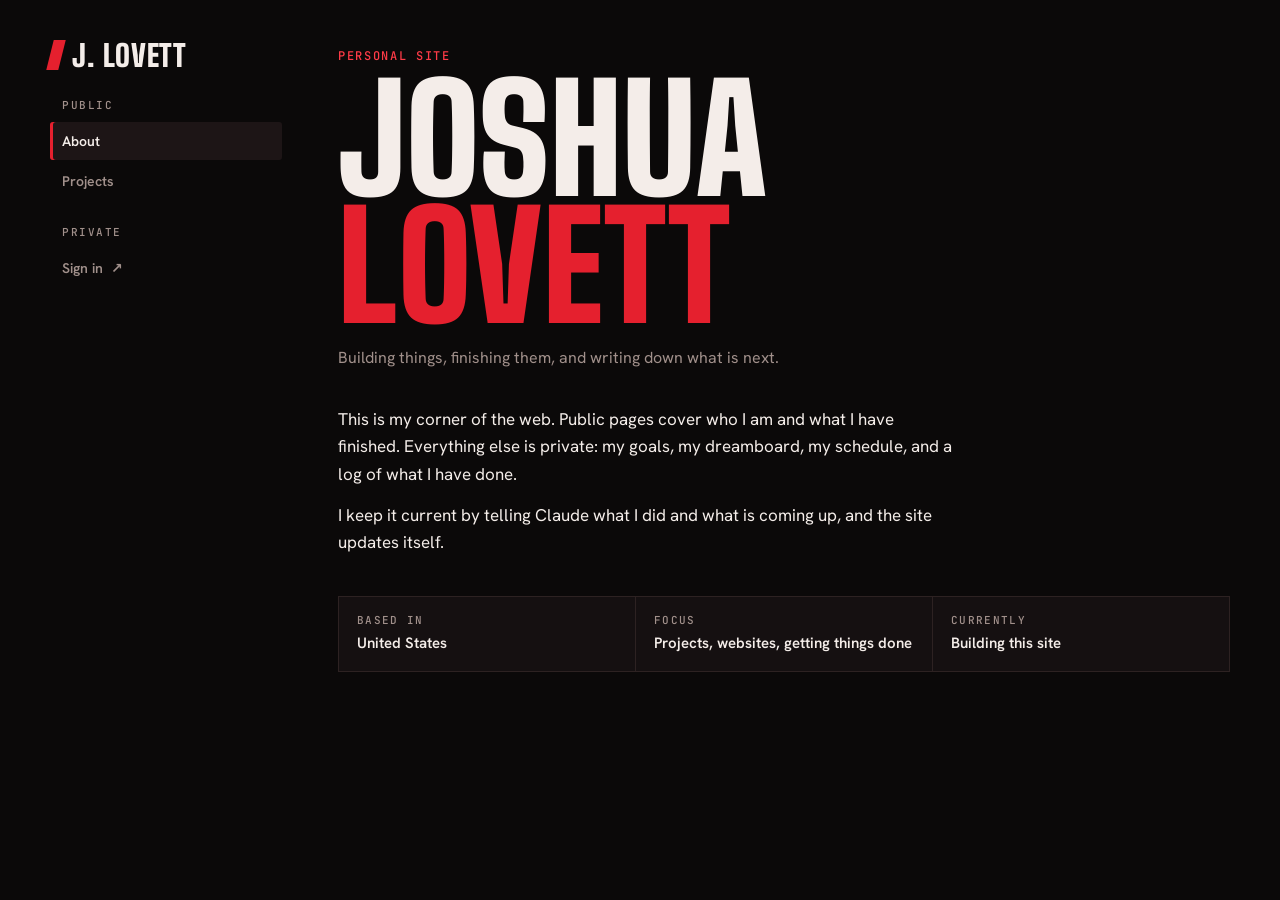
<file: index.html>
<!doctype html>
<html lang="en">
<head>
<meta charset="utf-8">
<meta name="viewport" content="width=device-width, initial-scale=1, viewport-fit=cover">
<title>Joshua Lovett</title>
<meta name="description" content="Joshua Lovett's personal site: about me and completed projects.">
<meta name="theme-color" content="#0b0909">
<link rel="preconnect" href="https://fonts.googleapis.com">
<link rel="preconnect" href="https://fonts.gstatic.com" crossorigin>
<link rel="stylesheet" href="https://fonts.googleapis.com/css2?family=Big+Shoulders+Display:wght@700;800;900&family=Hanken+Grotesk:wght@400;500;600;700&family=JetBrains+Mono:wght@400;500&display=swap">
<link rel="stylesheet" href="/assets/style.css">
</head>
<body>
<script src="/assets/lib.js"></script>
<script>
shell("#about");
let P = null;
const ROUTES = ["about", "projects"];
const cur = () => { const id = location.hash.slice(1); return ROUTES.includes(id) ? id : "about"; };

function aboutView() {
  return h("div", {},
    h("section", { class: "hero" },
      h("p", { class: "eyebrow" }, "Personal site"),
      h("h1", {}, P.name[0], h("span", {}, P.name[1])),
      h("p", { class: "lede" }, P.tagline)),
    h("div", { class: "prose" }, P.about.map((t) => h("p", {}, t))),
    h("dl", { class: "facts" }, P.facts.map((f) => h("div", {}, h("dt", {}, f.k), h("dd", {}, f.v)))));
}
function projectsView() {
  return h("div", {},
    pageHead("Public", "Completed projects", "Finished work, with what it was and what came out of it."),
    P.projects.length
      ? h("div", { class: "grid" }, P.projects.map((p) => h("article", { class: "card" },
          h("div", { class: "top" }, h("h3", {}, p.title), p.year ? h("span", { class: "tag" }, p.year) : null),
          h("p", {}, p.summary),
          p.url ? h("a", { href: p.url, target: "_blank", rel: "noopener" }, "View project") : null)))
      : empty("Nothing published yet", "Finished projects appear here as soon as they are added."));
}
function render() {
  const id = cur();
  renderNav([
    { label: "Public", links: [{ id: "about", href: "#about", label: "About" }, { id: "projects", href: "#projects", label: "Projects" }] },
    { label: "Private", links: [{ id: "private", href: "/private/", label: "Sign in", out: true }] }
  ], id);
  const main = document.getElementById("main");
  if (!P) { main.replaceChildren(h("div", { class: "err" }, "This page could not load. Refresh to try again.")); return; }
  main.replaceChildren(id === "about" ? aboutView() : projectsView());
}
window.addEventListener("hashchange", () => { render(); window.scrollTo(0, 0); });
load("/data/public.json").then((d) => { P = d; render(); }).catch(() => render());
render();
</script>
<noscript><p style="padding:24px;color:#f4ede9">This site needs JavaScript to display.</p></noscript>
</body>
</html>
</file>
<file: assets/style.css>
/* Layout: fixed left rail (public tabs, then private tabs behind sign-in) beside one content column; rail becomes a scrolling tab strip on phones. */
:root {
  --bg: #0b0909;
  --surface: #151011;
  --surface-2: #1d1516;
  --line: #2d2222;
  --fg: #f4ede9;
  --muted: #a1908b;
  --red: #e5202e;
  --red-hot: #ff3b47;
  --red-deep: #8f1520;
  --amber: #f0b429;
  --display: "Big Shoulders Display", "Arial Narrow", Impact, sans-serif;
  --body: "Hanken Grotesk", system-ui, -apple-system, "Segoe UI", sans-serif;
  --mono: "JetBrains Mono", ui-monospace, "SF Mono", Menlo, monospace;
  color-scheme: dark;
}
* { box-sizing: border-box; }
html, body { background: var(--bg); }
body {
  margin: 0; color: var(--fg); font: 15px/1.6 var(--body);
  padding-left: max(16px, env(safe-area-inset-left, 0px));
  padding-right: max(16px, env(safe-area-inset-right, 0px));
  padding-block: 0;
  min-height: 100vh;
}
button, input, textarea, select { font: inherit; color: inherit; }
a { color: var(--red-hot); }
:focus-visible { outline: 2px solid var(--red-hot); outline-offset: 2px; }

.shell { display: grid; grid-template-columns: minmax(0, 1fr); gap: 0; max-width: 1180px; margin: 0 auto; }
@media (min-width: 860px) { .shell { grid-template-columns: 232px minmax(0, 1fr); gap: 56px; } }

/* rail */
.rail { min-width: 0; position: sticky; top: env(safe-area-inset-top, 0px); z-index: 20; background: var(--bg); padding-block: 14px 8px; border-bottom: 1px solid var(--line); }
@media (min-width: 860px) { .rail { height: 100vh; border-bottom: 0; padding-block: 40px; display: flex; flex-direction: column; gap: 28px; } }
.brand { font: 900 30px/0.9 var(--display); letter-spacing: 0.02em; text-transform: uppercase; display: flex; align-items: center; gap: 10px; text-decoration: none; color: var(--fg); }
.brand i { display: inline-block; width: 12px; height: 30px; background: var(--red); transform: skew(-14deg); }
.nav { display: flex; gap: 4px; overflow-x: auto; padding-block: 10px 2px; scrollbar-width: none; }
.nav::-webkit-scrollbar { display: none; }
.nav-group { display: contents; }
.nav-label { display: none; }
.nav a { white-space: nowrap; text-decoration: none; color: var(--muted); padding: 8px 12px; border-radius: 3px; font-weight: 600; font-size: 14px; display: flex; align-items: center; gap: 8px; }
.nav a:hover { color: var(--fg); background: var(--surface); }
.nav a[aria-current="page"] { color: var(--fg); background: var(--surface-2); box-shadow: inset 3px 0 0 var(--red); }
.nav a .lock { font: 500 10px var(--mono); color: var(--red-hot); letter-spacing: 0.08em; }
@media (min-width: 860px) {
  .nav { flex-direction: column; overflow: visible; padding: 0; gap: 2px; }
  .nav-group { display: flex; flex-direction: column; gap: 2px; }
  .nav-group + .nav-group { margin-top: 22px; }
  .nav-label { display: block; font: 500 11px var(--mono); letter-spacing: 0.14em; text-transform: uppercase; color: var(--muted); padding: 0 12px 8px; }
}
.who { margin-top: auto; display: none; font: 500 12px var(--mono); color: var(--muted); }
.who b { color: var(--red-hot); font-weight: 500; }
@media (min-width: 860px) { .who { display: block; } }

/* main */
main { min-width: 0; padding-block: 28px 80px; }
@media (min-width: 860px) { main { padding-block: 48px 96px; } }
.eyebrow { font: 500 12px var(--mono); letter-spacing: 0.14em; text-transform: uppercase; color: var(--red-hot); margin: 0 0 12px; }
h1, h2, h3 { font-family: var(--display); text-transform: uppercase; margin: 0; line-height: 0.95; text-wrap: balance; }
h1.page { font-size: clamp(44px, 8vw, 76px); font-weight: 900; letter-spacing: 0.01em; }
h2 { font-size: 30px; font-weight: 800; letter-spacing: 0.02em; }
h3 { font-size: 22px; font-weight: 700; letter-spacing: 0.03em; }
.lede { color: var(--muted); max-width: 62ch; margin: 14px 0 0; font-size: 16px; }
.head { display: flex; flex-wrap: wrap; align-items: end; justify-content: space-between; gap: 16px; margin-bottom: 28px; }
.rule { height: 4px; width: 72px; background: var(--red); margin-top: 18px; }

/* hero */
.hero h1 { font-size: clamp(64px, 14vw, 148px); font-weight: 900; line-height: 0.86; letter-spacing: 0.005em; }
.hero h1 span { color: var(--red); display: block; }
.facts { display: grid; grid-template-columns: repeat(auto-fit, minmax(190px, 1fr)); gap: 1px; background: var(--line); border: 1px solid var(--line); margin-top: 40px; }
.facts div { background: var(--surface); padding: 16px 18px; min-width: 0; }
.facts dt { font: 500 11px var(--mono); letter-spacing: 0.12em; text-transform: uppercase; color: var(--muted); }
.facts dd { margin: 4px 0 0; font-weight: 600; overflow-wrap: anywhere; }
.prose { max-width: 62ch; display: grid; gap: 14px; margin-top: 36px; font-size: 17px; }
.prose p { margin: 0; }

/* shared parts */
.btn { background: var(--red); color: #fff; border: 0; padding: 10px 18px; font-weight: 700; letter-spacing: 0.04em; border-radius: 3px; cursor: pointer; text-transform: uppercase; font-size: 13px; }
.btn:hover { background: var(--red-hot); }
.btn.ghost { background: transparent; border: 1px solid var(--line); color: var(--fg); }
.btn.ghost:hover { border-color: var(--red); }
.icon-btn { background: none; border: 0; color: var(--muted); cursor: pointer; padding: 4px 8px; border-radius: 3px; font-size: 18px; line-height: 1; }
.icon-btn:hover { color: var(--red-hot); background: var(--surface-2); }
.field { display: grid; gap: 6px; min-width: 0; }
.field label { font: 500 11px var(--mono); letter-spacing: 0.12em; text-transform: uppercase; color: var(--muted); }
input[type="text"], input[type="date"], input[type="time"], input[type="url"], textarea, select {
  background: var(--bg); border: 1px solid var(--line); border-radius: 3px; padding: 10px 12px; width: 100%; min-width: 0;
}
input:focus, textarea:focus, select:focus { border-color: var(--red); outline: none; }
textarea { resize: vertical; min-height: 64px; }
.addform { background: var(--surface); border: 1px solid var(--line); border-top: 3px solid var(--red); padding: 18px; display: grid; gap: 14px; margin-bottom: 32px; }
.row { display: grid; gap: 14px; grid-template-columns: repeat(auto-fit, minmax(150px, 1fr)); }
.empty { border: 1px dashed var(--line); padding: 40px 24px; text-align: center; color: var(--muted); }
.empty h3 { color: var(--fg); margin-bottom: 8px; }
.empty p { margin: 0 auto; max-width: 46ch; }
.tag { font: 500 11px var(--mono); letter-spacing: 0.08em; text-transform: uppercase; color: var(--red-hot); border: 1px solid var(--red-deep); padding: 2px 8px; border-radius: 2px; white-space: nowrap; }
.mono { font-family: var(--mono); font-variant-numeric: tabular-nums; }
.muted { color: var(--muted); }

/* cards */
.grid { display: grid; gap: 16px; grid-template-columns: repeat(auto-fill, minmax(min(100%, 290px), 1fr)); }
.card { background: var(--surface); border: 1px solid var(--line); padding: 20px; display: grid; gap: 12px; align-content: start; min-width: 0; }
.card .top { display: flex; justify-content: space-between; gap: 10px; align-items: start; }
.card p { margin: 0; color: var(--muted); overflow-wrap: anywhere; }
.bar { height: 6px; background: var(--surface-2); border-radius: 1px; overflow: hidden; }
.bar > i { display: block; height: 100%; background: linear-gradient(90deg, var(--red-deep), var(--red-hot)); }
.meter { display: flex; justify-content: space-between; font: 500 12px var(--mono); color: var(--muted); }
input[type="range"] { width: 100%; accent-color: var(--red); }
.steps { list-style: none; margin: 0; padding: 0; display: grid; gap: 6px; }
.steps li { display: flex; gap: 10px; align-items: center; }
.steps .t { flex: 1; min-width: 0; overflow-wrap: anywhere; }
.steps .done .t { color: var(--muted); text-decoration: line-through; }
.chk { appearance: none; width: 20px; height: 20px; border: 2px solid var(--muted); border-radius: 3px; background: none; cursor: pointer; flex: none; display: grid; place-items: center; margin: 0; }
.chk:checked { background: var(--red); border-color: var(--red); }
.chk:checked::after { content: ""; width: 5px; height: 10px; border: solid #fff; border-width: 0 2px 2px 0; transform: rotate(45deg) translate(-1px, -1px); }
.mini { display: flex; gap: 8px; }
.mini input { padding: 6px 10px; }

/* dreamboard */
.dream { columns: 3 250px; column-gap: 16px; }
.dream .tile { break-inside: avoid; margin-bottom: 16px; background: var(--surface); border: 1px solid var(--line); overflow: hidden; display: grid; }
.dream img { width: 100%; display: block; max-height: 420px; object-fit: cover; }
.dream .ph { aspect-ratio: 4 / 3; background: repeating-linear-gradient(135deg, var(--surface-2) 0 12px, var(--surface) 12px 24px); display: grid; place-items: center; font: 900 54px var(--display); color: var(--red-deep); }
.dream .body { padding: 16px; display: grid; gap: 8px; }

/* todos */
.seg { display: flex; flex-wrap: wrap; gap: 4px; margin-bottom: 24px; }
.seg button { background: none; border: 1px solid var(--line); color: var(--muted); padding: 7px 14px; border-radius: 3px; cursor: pointer; font-weight: 600; font-size: 13px; }
.seg button[aria-pressed="true"] { color: #fff; background: var(--red-deep); border-color: var(--red); }
.day { margin-bottom: 28px; }
.day h3 { display: flex; align-items: baseline; gap: 12px; padding-bottom: 10px; border-bottom: 1px solid var(--line); margin-bottom: 4px; }
.day h3 small { font: 500 12px var(--mono); color: var(--muted); letter-spacing: 0.08em; }
.day h3.late { color: var(--amber); }
.item { display: grid; grid-template-columns: auto 150px minmax(0, 1fr) auto; gap: 14px; align-items: center; padding: 12px 0; border-bottom: 1px solid var(--line); }
.item .when { font: 500 13px var(--mono); color: var(--red-hot); }
.item .when.none { color: var(--muted); }
.item .name { overflow-wrap: anywhere; display: flex; flex-wrap: wrap; gap: 4px 10px; align-items: center; }
.item.is-done .name > span:first-child { color: var(--muted); text-decoration: line-through; }
@media (max-width: 520px) { .item { grid-template-columns: auto minmax(0, 1fr) auto; } .item .when { grid-column: 2; grid-row: 2; } .item .name { grid-column: 2; } }
.summary { display: flex; gap: 28px; flex-wrap: wrap; margin-bottom: 28px; }
.summary div { display: grid; }
.summary b { font: 900 44px/1 var(--display); }
.summary span { font: 500 11px var(--mono); letter-spacing: 0.12em; text-transform: uppercase; color: var(--muted); }

/* log */
.log { display: grid; }
.log .entry { display: grid; grid-template-columns: 96px minmax(0, 1fr) auto; gap: 18px; padding: 16px 0; border-bottom: 1px solid var(--line); align-items: start; }
.log .d { font: 500 13px var(--mono); color: var(--red-hot); padding-top: 2px; }
.log h3 { font-size: 20px; text-transform: none; font-family: var(--body); font-weight: 700; letter-spacing: 0; line-height: 1.3; }
.log p { margin: 4px 0 0; color: var(--muted); }
@media (max-width: 520px) { .log .entry { grid-template-columns: minmax(0, 1fr) auto; } .log .d { grid-column: 1 / -1; } }
.month { font: 800 14px var(--display); letter-spacing: 0.16em; text-transform: uppercase; color: var(--muted); margin: 32px 0 0; padding-bottom: 8px; border-bottom: 2px solid var(--red-deep); }

/* gate */
.gate { max-width: 520px; border: 1px solid var(--line); border-top: 3px solid var(--red); background: var(--surface); padding: 32px; margin-top: 12px; }
.gate h2 { margin-bottom: 10px; }
.gate p { color: var(--muted); margin: 0 0 8px; }

.toast { position: fixed; left: 50%; bottom: calc(24px + env(safe-area-inset-bottom, 0px)); transform: translateX(-50%); background: var(--red-deep); color: #fff; padding: 10px 18px; border-radius: 3px; font-weight: 600; z-index: 40; }
@media (prefers-reduced-motion: no-preference) { main > * { animation: rise .35s ease-out both; } @keyframes rise { from { opacity: 0; transform: translateY(8px); } to { opacity: 1; transform: none; } } }

.nav a.out::after { content: "\2197"; color: var(--muted); }
.err { border: 1px solid var(--red-deep); padding: 20px; color: var(--muted); }
.steps .ck { width: 18px; height: 18px; border: 2px solid var(--muted); border-radius: 3px; flex: none; display: grid; place-items: center; font-size: 12px; line-height: 1; }
.steps .done .ck { background: var(--red); border-color: var(--red); color: #fff; }
.item .ck { width: 20px; height: 20px; border: 2px solid var(--muted); border-radius: 3px; display: grid; place-items: center; font-size: 13px; flex: none; }
.item.is-done .ck { background: var(--red); border-color: var(--red); color: #fff; }
</file>
